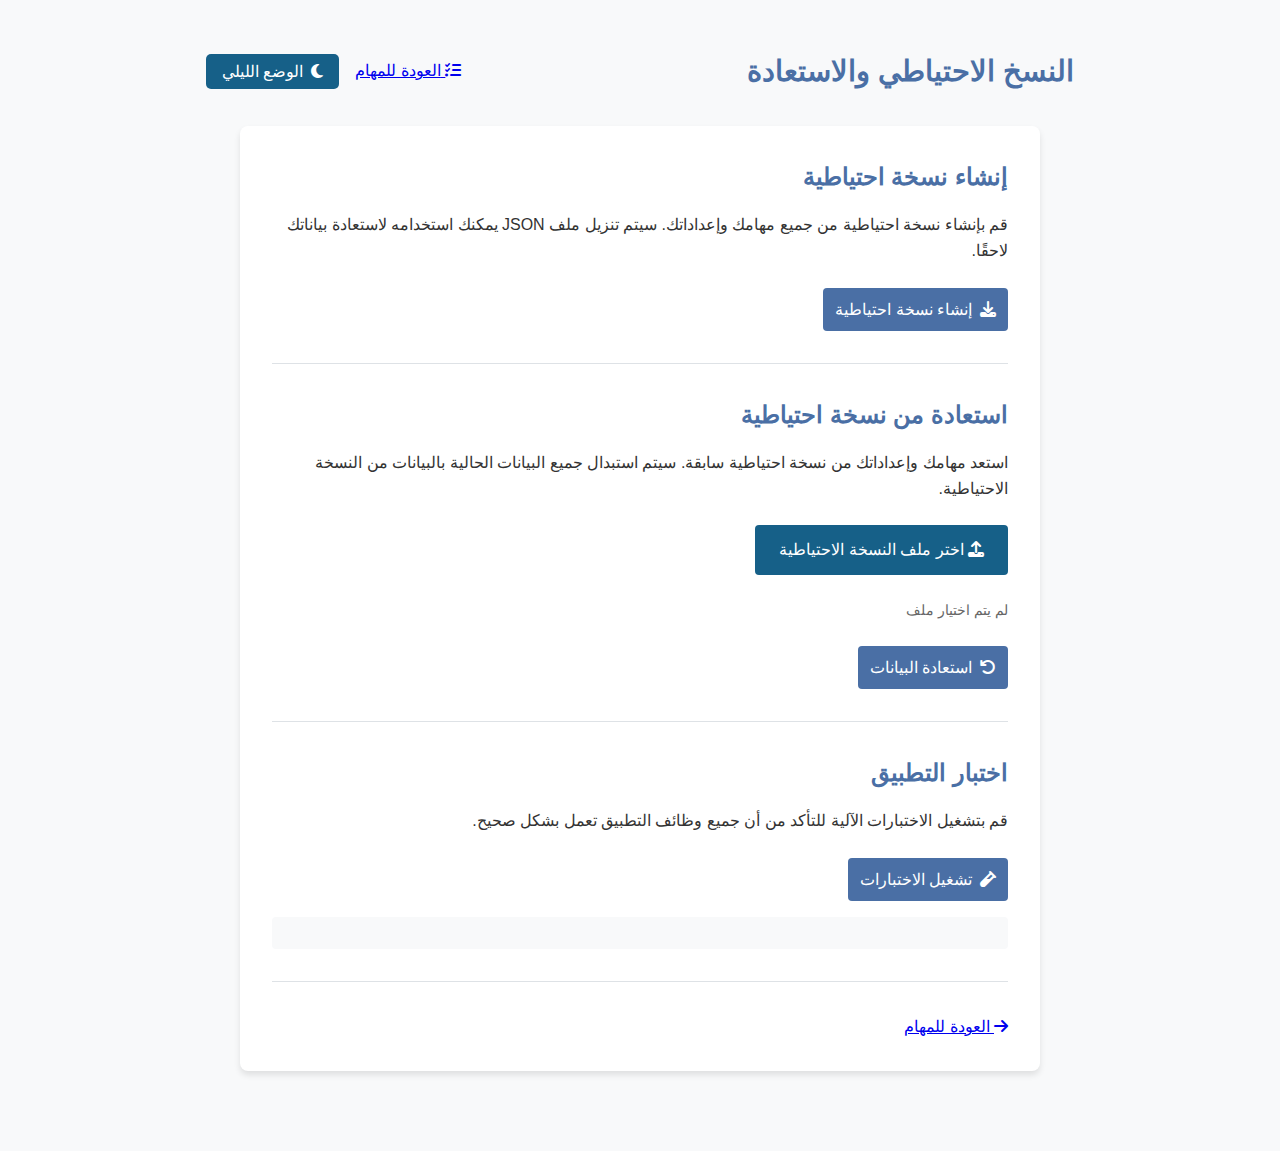
<file: backup.html>
<!DOCTYPE html>
<html lang="ar" dir="rtl">
<head>
    <meta charset="UTF-8">
    <meta name="viewport" content="width=device-width, initial-scale=1.0">
    <title>النسخ الاحتياطي والاستعادة - قائمة المهام</title>
    <link rel="stylesheet" href="styles.css">
    <link rel="stylesheet" href="https://cdnjs.cloudflare.com/ajax/libs/font-awesome/6.4.0/css/all.min.css">
    <link rel="manifest" href="manifest.json">
    <style>
        .backup-container {
            max-width: 800px;
            margin: 2rem auto;
            padding: 2rem;
            background-color: white;
            border-radius: 8px;
            box-shadow: var(--shadow);
        }
        
        .backup-section {
            margin-bottom: 2rem;
            padding-bottom: 2rem;
            border-bottom: 1px solid var(--border-color);
        }
        
        .backup-section:last-child {
            border-bottom: none;
            margin-bottom: 0;
            padding-bottom: 0;
        }
        
        .backup-section h2 {
            color: var(--primary-color);
            margin-bottom: 1rem;
        }
        
        .backup-section p {
            margin-bottom: 1.5rem;
            line-height: 1.6;
        }
        
        .file-input-container {
            display: flex;
            flex-direction: column;
            gap: 1rem;
            margin-bottom: 1.5rem;
        }
        
        .file-input-wrapper {
            position: relative;
            overflow: hidden;
            display: inline-block;
        }
        
        .file-input-wrapper input[type=file] {
            position: absolute;
            left: 0;
            top: 0;
            opacity: 0;
            width: 100%;
            height: 100%;
            cursor: pointer;
        }
        
        .file-input-button {
            background-color: var(--secondary-color);
            color: white;
            padding: 0.75rem 1.5rem;
            border-radius: 4px;
            cursor: pointer;
            display: inline-block;
        }
        
        .file-name {
            margin-top: 0.5rem;
            font-size: 0.9rem;
            color: #666;
        }
        
        .result-message {
            margin-top: 1rem;
            padding: 1rem;
            border-radius: 4px;
            display: none;
        }
        
        .result-message.success {
            background-color: #d4edda;
            color: #155724;
            border: 1px solid #c3e6cb;
            display: block;
        }
        
        .result-message.error {
            background-color: #f8d7da;
            color: #721c24;
            border: 1px solid #f5c6cb;
            display: block;
        }
        
        .action-buttons {
            display: flex;
            gap: 1rem;
            margin-top: 1.5rem;
        }
        
        .test-section {
            background-color: #f8f9fa;
            padding: 1rem;
            border-radius: 4px;
            margin-top: 1rem;
        }
        
        .test-results {
            font-family: monospace;
            white-space: pre-wrap;
            background-color: #333;
            color: #fff;
            padding: 1rem;
            border-radius: 4px;
            max-height: 300px;
            overflow-y: auto;
            margin-top: 1rem;
            display: none;
        }
    </style>
</head>
<body>
    <div class="container">
        <header>
            <h1>النسخ الاحتياطي والاستعادة</h1>
            <div class="header-actions">
                <a href="index.html" class="back-btn">
                    <i class="fas fa-tasks"></i>
                    <span>العودة للمهام</span>
                </a>
                <button id="theme-toggle" class="theme-toggle">
                    <i class="fas fa-moon"></i>
                    <span>الوضع الليلي</span>
                </button>
            </div>
        </header>

        <div class="backup-container">
            <div class="backup-section">
                <h2>إنشاء نسخة احتياطية</h2>
                <p>قم بإنشاء نسخة احتياطية من جميع مهامك وإعداداتك. سيتم تنزيل ملف JSON يمكنك استخدامه لاستعادة بياناتك لاحقًا.</p>
                <button id="create-backup" class="primary-btn">
                    <i class="fas fa-download"></i> إنشاء نسخة احتياطية
                </button>
                <div id="backup-result" class="result-message"></div>
            </div>

            <div class="backup-section">
                <h2>استعادة من نسخة احتياطية</h2>
                <p>استعد مهامك وإعداداتك من نسخة احتياطية سابقة. سيتم استبدال جميع البيانات الحالية بالبيانات من النسخة الاحتياطية.</p>
                <div class="file-input-container">
                    <div class="file-input-wrapper">
                        <div class="file-input-button">
                            <i class="fas fa-upload"></i> اختر ملف النسخة الاحتياطية
                        </div>
                        <input type="file" id="restore-file" accept=".json">
                    </div>
                    <div id="file-name" class="file-name">لم يتم اختيار ملف</div>
                </div>
                <button id="restore-backup" class="primary-btn" disabled>
                    <i class="fas fa-undo"></i> استعادة البيانات
                </button>
                <div id="restore-result" class="result-message"></div>
            </div>

            <div class="backup-section">
                <h2>اختبار التطبيق</h2>
                <p>قم بتشغيل الاختبارات الآلية للتأكد من أن جميع وظائف التطبيق تعمل بشكل صحيح.</p>
                <button id="run-tests" class="primary-btn">
                    <i class="fas fa-vial"></i> تشغيل الاختبارات
                </button>
                <div class="test-section">
                    <div id="test-summary"></div>
                    <div id="test-results" class="test-results"></div>
                </div>
            </div>

            <div class="action-buttons">
                <a href="index.html" class="back-btn">
                    <i class="fas fa-arrow-right"></i> العودة للمهام
                </a>
            </div>
        </div>
    </div>

    <script src="script.js"></script>
    <script src="backup.js"></script>
    <script src="tests.js"></script>
    <script>
        // DOM Elements
        const themeToggle = document.getElementById('theme-toggle');
        const createBackupBtn = document.getElementById('create-backup');
        const backupResult = document.getElementById('backup-result');
        const restoreFileInput = document.getElementById('restore-file');
        const fileName = document.getElementById('file-name');
        const restoreBackupBtn = document.getElementById('restore-backup');
        const restoreResult = document.getElementById('restore-result');
        const runTestsBtn = document.getElementById('run-tests');
        const testSummary = document.getElementById('test-summary');
        const testResults = document.getElementById('test-results');
        
        // Load theme
        function loadTheme() {
            const darkMode = localStorage.getItem('darkMode') === 'true';
            if (darkMode) {
                document.body.classList.add('dark-theme');
                themeToggle.innerHTML = '<i class="fas fa-sun"></i><span>الوضع النهاري</span>';
            }
        }
        
        // Toggle theme
        function toggleTheme() {
            const isDarkMode = document.body.classList.toggle('dark-theme');
            localStorage.setItem('darkMode', isDarkMode);
            
            if (isDarkMode) {
                themeToggle.innerHTML = '<i class="fas fa-sun"></i><span>الوضع النهاري</span>';
            } else {
                themeToggle.innerHTML = '<i class="fas fa-moon"></i><span>الوضع الليلي</span>';
            }
        }
        
        // Setup event listeners
        function setupEventListeners() {
            themeToggle.addEventListener('click', toggleTheme);
            
            createBackupBtn.addEventListener('click', () => {
                try {
                    const backup = createBackup();
                    backupResult.textContent = `تم إنشاء نسخة احتياطية بنجاح! (${backup.tasks.length} مهمة)`;
                    backupResult.className = 'result-message success';
                } catch (error) {
                    backupResult.textContent = `خطأ: ${error.message}`;
                    backupResult.className = 'result-message error';
                }
            });
            
            restoreFileInput.addEventListener('change', () => {
                if (restoreFileInput.files.length > 0) {
                    fileName.textContent = restoreFileInput.files[0].name;
                    restoreBackupBtn.disabled = false;
                } else {
                    fileName.textContent = 'لم يتم اختيار ملف';
                    restoreBackupBtn.disabled = true;
                }
            });
            
            restoreBackupBtn.addEventListener('click', () => {
                handleRestoreFile(restoreFileInput)
                    .then(result => {
                        restoreResult.textContent = `تمت استعادة البيانات بنجاح! (${result.taskCount} مهمة)`;
                        restoreResult.className = 'result-message success';
                        
                        // Reload tasks
                        loadTasks();
                    })
                    .catch(error => {
                        restoreResult.textContent = `خطأ: ${error.error}`;
                        restoreResult.className = 'result-message error';
                    });
            });
            
            runTestsBtn.addEventListener('click', () => {
                // Clear previous results
                testResults.style.display = 'block';
                testResults.textContent = 'جاري تشغيل الاختبارات...\n\n';
                
                // Redirect console.log to our test results div
                const originalConsoleLog = console.log;
                const originalConsoleError = console.error;
                
                console.log = function() {
                    const args = Array.from(arguments);
                    testResults.textContent += args.join(' ') + '\n';
                    originalConsoleLog.apply(console, arguments);
                };
                
                console.error = function() {
                    const args = Array.from(arguments);
                    testResults.textContent += args.join(' ') + '\n';
                    originalConsoleError.apply(console, arguments);
                };
                
                // Run tests
                setTimeout(() => {
                    const results = runTests();
                    
                    // Restore console functions
                    console.log = originalConsoleLog;
                    console.error = originalConsoleError;
                    
                    // Update summary
                    testSummary.textContent = `النتيجة: ${results.passed} ناجح، ${results.failed} فاشل، من أصل ${results.total} اختبار`;
                    
                    if (results.failed === 0) {
                        testSummary.style.color = '#155724';
                    } else {
                        testSummary.style.color = '#721c24';
                    }
                }, 100);
            });
        }
        
        // Initialize
        document.addEventListener('DOMContentLoaded', () => {
            loadTheme();
            setupEventListeners();
        });
    </script>
</body>
</html>
</file>
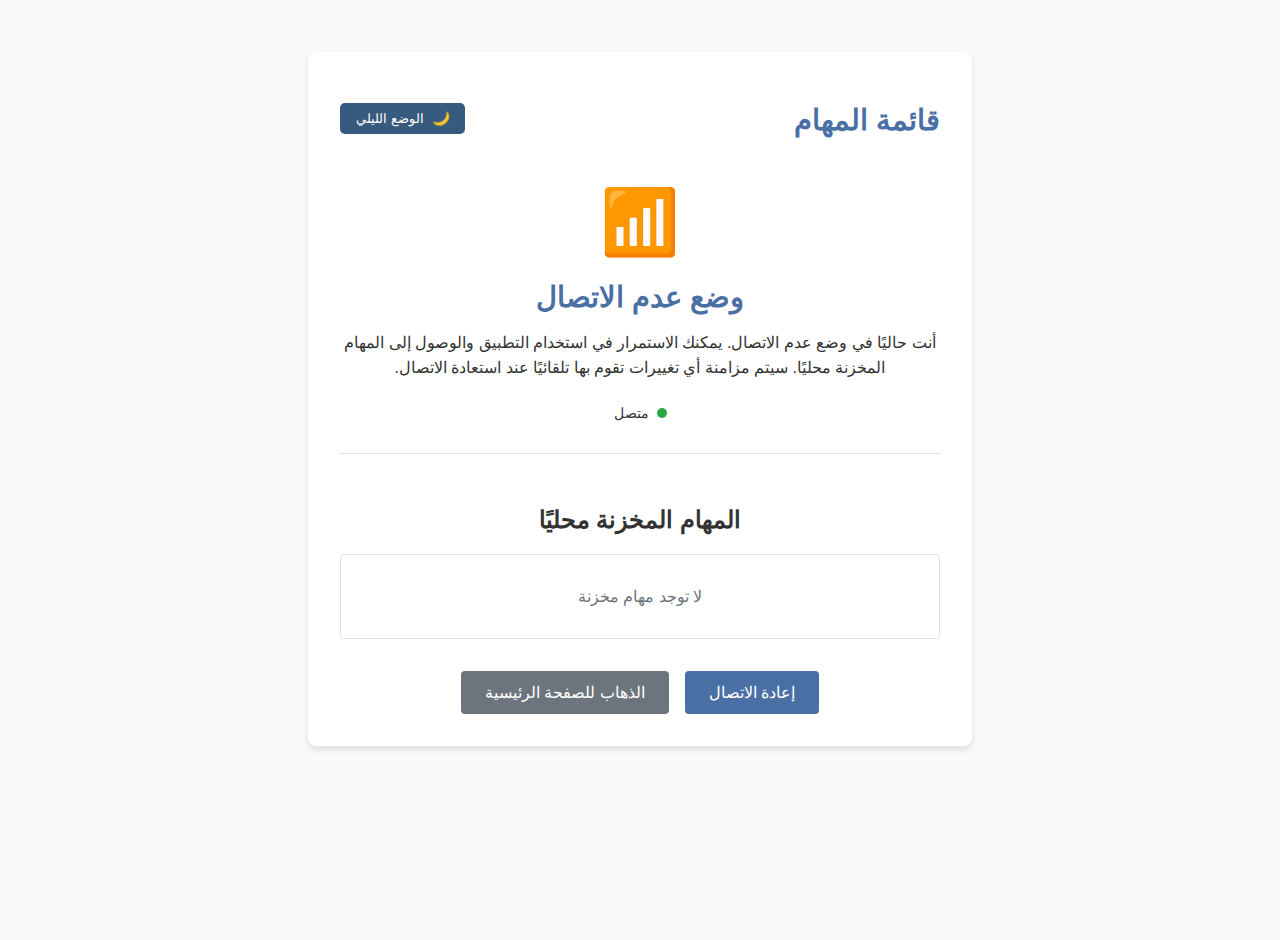
<file: offline.html>
<!DOCTYPE html>
<html lang="ar" dir="rtl">
<head>
    <meta charset="UTF-8">
    <meta name="viewport" content="width=device-width, initial-scale=1.0">
    <meta name="theme-color" content="#4a6fa5">
    <title>وضع عدم الاتصال - قائمة المهام</title>
    <link rel="manifest" href="manifest.json">
    <link rel="apple-touch-icon" href="/icons/icon-192x192.png">
    <style>
        :root {
            --primary-color: #4a6fa5;
            --secondary-color: #375a7f;
            --success-color: #28a745;
            --warning-color: #ffc107;
            --danger-color: #dc3545;
            --light-gray: #f8f9fa;
            --dark-gray: #343a40;
            --border-color: #dee2e6;
            --shadow: 0 4px 6px rgba(0, 0, 0, 0.1);
            --transition: all 0.3s ease;
        }

        body {
            font-family: 'Segoe UI', Tahoma, Geneva, Verdana, sans-serif;
            background-color: var(--light-gray);
            color: #333;
            margin: 0;
            padding: 20px;
            text-align: center;
            min-height: 100vh;
            display: flex;
            flex-direction: column;
        }

        .dark-theme {
            --light-gray: #222;
            --border-color: #444;
            background-color: #333;
            color: #fff;
        }

        .offline-container {
            background-color: white;
            border-radius: 8px;
            box-shadow: var(--shadow);
            padding: 2rem;
            max-width: 600px;
            width: 100%;
            margin: 2rem auto;
        }

        .dark-theme .offline-container {
            background-color: var(--dark-gray);
        }

        header {
            display: flex;
            justify-content: space-between;
            align-items: center;
            margin-bottom: 2rem;
        }

        h1 {
            color: var(--primary-color);
            margin-bottom: 1rem;
            font-size: 1.8rem;
        }

        .dark-theme h1 {
            color: #fff;
        }

        p {
            margin-bottom: 1.5rem;
            line-height: 1.6;
        }

        .icon {
            font-size: 4rem;
            color: var(--primary-color);
            margin-bottom: 1rem;
        }

        .dark-theme .icon {
            color: #fff;
        }

        .btn {
            background-color: var(--primary-color);
            color: white;
            border: none;
            padding: 0.75rem 1.5rem;
            border-radius: 4px;
            cursor: pointer;
            font-size: 1rem;
            transition: var(--transition);
            display: inline-flex;
            align-items: center;
            gap: 0.5rem;
            text-decoration: none;
        }

        .btn:hover {
            background-color: var(--secondary-color);
        }

        .btn-secondary {
            background-color: #6c757d;
        }

        .btn-secondary:hover {
            background-color: #5a6268;
        }

        .theme-toggle {
            background: var(--secondary-color);
            color: white;
            border: none;
            padding: 0.5rem 1rem;
            border-radius: 5px;
            cursor: pointer;
            display: flex;
            align-items: center;
            gap: 0.5rem;
            transition: var(--transition);
        }

        .theme-toggle:hover {
            opacity: 0.9;
        }

        .offline-actions {
            display: flex;
            justify-content: center;
            gap: 1rem;
            margin-top: 2rem;
            flex-wrap: wrap;
        }

        .cached-tasks {
            margin-top: 2rem;
            border-top: 1px solid var(--border-color);
            padding-top: 2rem;
        }

        .task-list {
            list-style-type: none;
            padding: 0;
            margin: 0;
            text-align: right;
            max-height: 300px;
            overflow-y: auto;
            border: 1px solid var(--border-color);
            border-radius: 4px;
        }

        .task-item {
            padding: 1rem;
            border-bottom: 1px solid var(--border-color);
            display: flex;
            justify-content: space-between;
            align-items: center;
        }

        .task-item:last-child {
            border-bottom: none;
        }

        .task-content {
            flex-grow: 1;
        }

        .task-title {
            font-weight: 500;
            margin-bottom: 0.25rem;
        }

        .task-meta {
            font-size: 0.85rem;
            color: #6c757d;
        }

        .dark-theme .task-meta {
            color: #adb5bd;
        }

        .status-indicator {
            display: flex;
            align-items: center;
            gap: 0.5rem;
            margin-top: 1rem;
            justify-content: center;
        }

        .status-dot {
            width: 10px;
            height: 10px;
            border-radius: 50%;
            background-color: #dc3545;
        }

        .status-dot.online {
            background-color: #28a745;
        }

        .status-text {
            font-size: 0.9rem;
        }

        .no-tasks {
            padding: 2rem;
            text-align: center;
            color: #6c757d;
        }

        .dark-theme .no-tasks {
            color: #adb5bd;
        }

        @media (max-width: 768px) {
            .offline-container {
                padding: 1.5rem;
            }

            .offline-actions {
                flex-direction: column;
            }

            .btn {
                width: 100%;
                justify-content: center;
            }
        }
    </style>
</head>
<body>
    <div class="offline-container">
        <header>
            <h1>قائمة المهام</h1>
            <button id="theme-toggle" class="theme-toggle">
                <i class="moon-icon">🌙</i>
                <span>الوضع الليلي</span>
            </button>
        </header>

        <div class="offline-status">
            <div class="icon">📶</div>
            <h1>وضع عدم الاتصال</h1>
            <p>أنت حاليًا في وضع عدم الاتصال. يمكنك الاستمرار في استخدام التطبيق والوصول إلى المهام المخزنة محليًا. سيتم مزامنة أي تغييرات تقوم بها تلقائيًا عند استعادة الاتصال.</p>

            <div class="status-indicator">
                <div id="status-dot" class="status-dot"></div>
                <span id="status-text" class="status-text">غير متصل</span>
            </div>
        </div>

        <div class="cached-tasks">
            <h2>المهام المخزنة محليًا</h2>
            <div id="tasks-container">
                <ul id="tasks-list" class="task-list">
                    <li class="no-tasks">جاري تحميل المهام المخزنة...</li>
                </ul>
            </div>
        </div>

        <div class="offline-actions">
            <button id="retry-btn" class="btn">
                <span>إعادة الاتصال</span>
            </button>
            <a href="index.html" class="btn btn-secondary">
                <span>الذهاب للصفحة الرئيسية</span>
            </a>
        </div>
    </div>

    <script>
        // Check online status
        function updateOnlineStatus() {
            const statusDot = document.getElementById('status-dot');
            const statusText = document.getElementById('status-text');

            if (navigator.onLine) {
                statusDot.classList.add('online');
                statusText.textContent = 'متصل';

                // Redirect to home page after a short delay
                setTimeout(() => {
                    window.location.href = 'index.html';
                }, 2000);
            } else {
                statusDot.classList.remove('online');
                statusText.textContent = 'غير متصل';
            }
        }

        // Load cached tasks
        async function loadCachedTasks() {
            const tasksList = document.getElementById('tasks-list');

            try {
                // Try to get tasks from localStorage
                const tasksJson = localStorage.getItem('tasks');

                if (tasksJson) {
                    const tasks = JSON.parse(tasksJson);

                    if (tasks && tasks.length > 0) {
                        tasksList.innerHTML = '';

                        tasks.forEach(task => {
                            const taskItem = document.createElement('li');
                            taskItem.className = 'task-item';

                            const taskContent = document.createElement('div');
                            taskContent.className = 'task-content';

                            const taskTitle = document.createElement('div');
                            taskTitle.className = 'task-title';
                            taskTitle.textContent = task.text;

                            const taskMeta = document.createElement('div');
                            taskMeta.className = 'task-meta';

                            // Format date if available
                            let metaText = `${task.category} · ${task.priority}`;
                            if (task.dueDate) {
                                metaText += ` · ${task.dueDate}`;
                            }

                            taskMeta.textContent = metaText;

                            taskContent.appendChild(taskTitle);
                            taskContent.appendChild(taskMeta);
                            taskItem.appendChild(taskContent);

                            tasksList.appendChild(taskItem);
                        });
                    } else {
                        tasksList.innerHTML = '<li class="no-tasks">لا توجد مهام مخزنة</li>';
                    }
                } else {
                    tasksList.innerHTML = '<li class="no-tasks">لا توجد مهام مخزنة</li>';
                }
            } catch (error) {
                console.error('Error loading cached tasks:', error);
                tasksList.innerHTML = '<li class="no-tasks">حدث خطأ أثناء تحميل المهام</li>';
            }
        }

        // Toggle dark theme
        function toggleTheme() {
            const body = document.body;
            const themeToggle = document.getElementById('theme-toggle');
            const isDarkMode = body.classList.toggle('dark-theme');

            localStorage.setItem('darkMode', isDarkMode);

            if (isDarkMode) {
                themeToggle.innerHTML = '<i class="sun-icon">☀️</i><span>الوضع النهاري</span>';
            } else {
                themeToggle.innerHTML = '<i class="moon-icon">🌙</i><span>الوضع الليلي</span>';
            }
        }

        // Load theme preference
        function loadTheme() {
            const darkMode = localStorage.getItem('darkMode') === 'true';
            const themeToggle = document.getElementById('theme-toggle');

            if (darkMode) {
                document.body.classList.add('dark-theme');
                themeToggle.innerHTML = '<i class="sun-icon">☀️</i><span>الوضع النهاري</span>';
            }
        }

        // Initialize
        document.addEventListener('DOMContentLoaded', () => {
            // Update online status initially and when it changes
            updateOnlineStatus();
            window.addEventListener('online', updateOnlineStatus);
            window.addEventListener('offline', updateOnlineStatus);

            // Load cached tasks
            loadCachedTasks();

            // Set up theme toggle
            document.getElementById('theme-toggle').addEventListener('click', toggleTheme);
            loadTheme();

            // Set up retry button
            document.getElementById('retry-btn').addEventListener('click', () => {
                window.location.reload();
            });
        });
    </script>
</body>
</html>
</file>
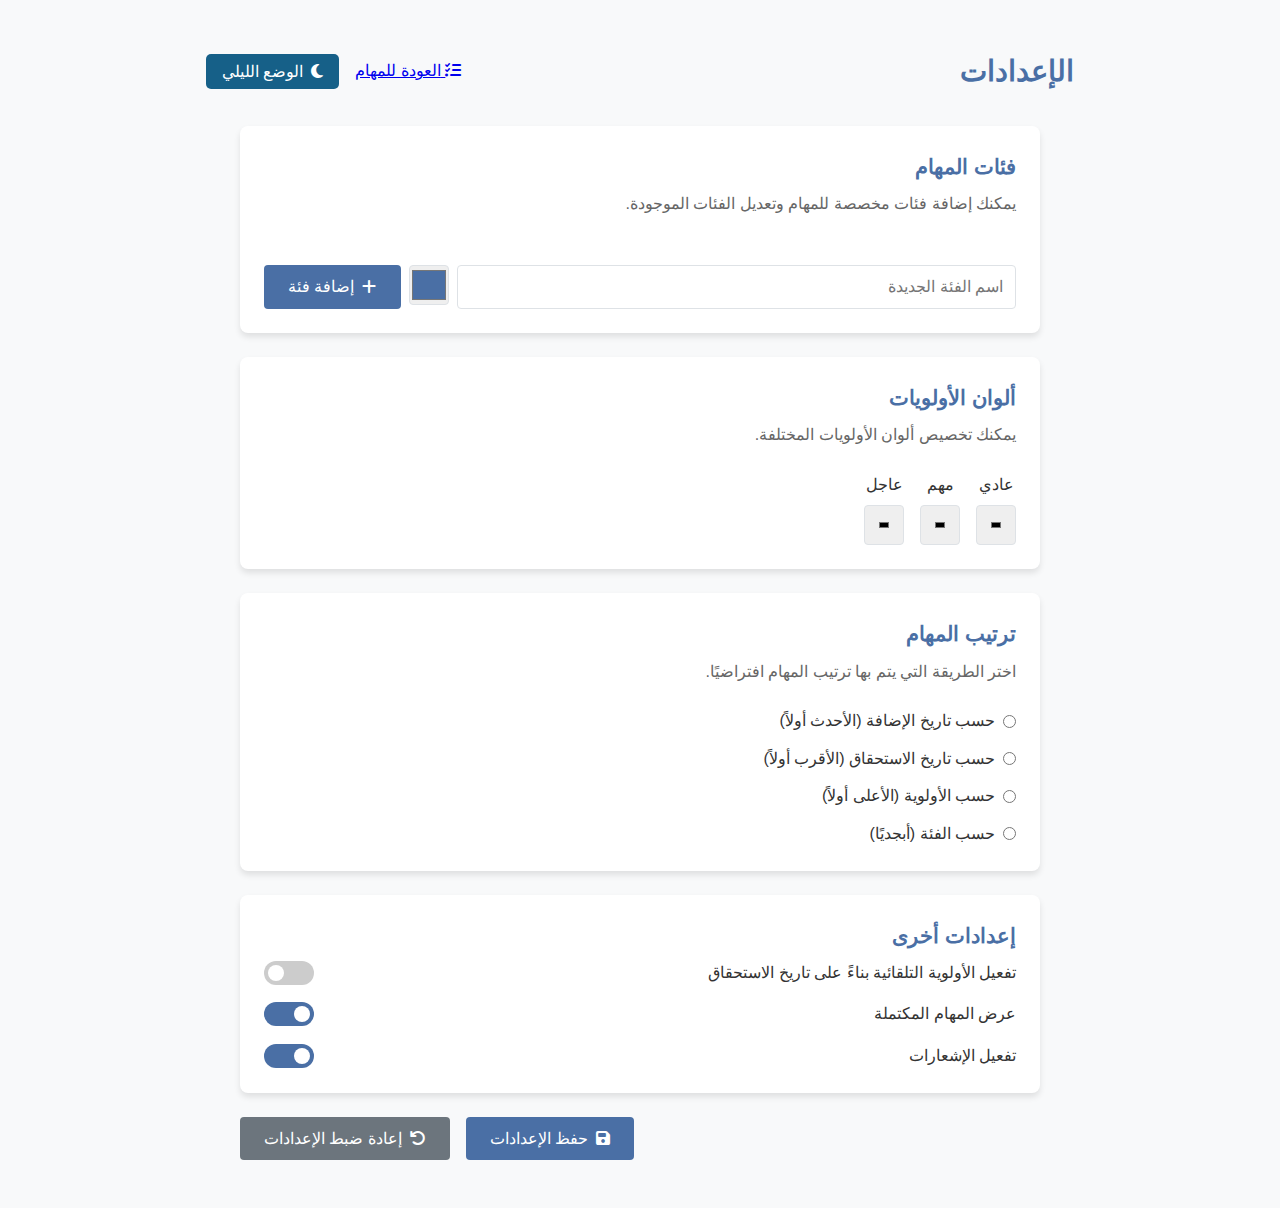
<file: settings.html>
<!DOCTYPE html>
<html lang="ar" dir="rtl">
<head>
    <meta charset="UTF-8">
    <meta name="viewport" content="width=device-width, initial-scale=1.0">
    <meta name="description" content="إعدادات تطبيق قائمة المهام">
    <meta name="theme-color" content="#4a6fa5">
    <title>الإعدادات - قائمة المهام</title>
    <link rel="stylesheet" href="styles.css">
    <link rel="stylesheet" href="settings.css">
    <link rel="stylesheet" href="https://cdnjs.cloudflare.com/ajax/libs/font-awesome/6.4.0/css/all.min.css">
    <link rel="manifest" href="manifest.json">
    <link rel="apple-touch-icon" href="/icons/icon-192x192.png">
</head>
<body>
    <div class="container">
        <header>
            <h1>الإعدادات</h1>
            <div class="header-actions">
                <a href="index.html" class="back-btn">
                    <i class="fas fa-tasks"></i>
                    <span>العودة للمهام</span>
                </a>
                <button id="theme-toggle" class="theme-toggle">
                    <i class="fas fa-moon"></i>
                    <span>الوضع الليلي</span>
                </button>
            </div>
        </header>

        <div class="settings-container">
            <!-- فئات المهام -->
            <div class="settings-section">
                <h2>فئات المهام</h2>
                <p>يمكنك إضافة فئات مخصصة للمهام وتعديل الفئات الموجودة.</p>
                
                <div class="categories-container">
                    <div class="categories-list" id="categories-list">
                        <!-- سيتم إضافة الفئات هنا ديناميكيًا -->
                    </div>
                    
                    <div class="add-category">
                        <input type="text" id="new-category-name" placeholder="اسم الفئة الجديدة">
                        <input type="color" id="new-category-color" value="#4a6fa5">
                        <button id="add-category-btn" class="primary-btn">
                            <i class="fas fa-plus"></i> إضافة فئة
                        </button>
                    </div>
                </div>
            </div>
            
            <!-- ألوان الأولويات -->
            <div class="settings-section">
                <h2>ألوان الأولويات</h2>
                <p>يمكنك تخصيص ألوان الأولويات المختلفة.</p>
                
                <div class="priorities-container">
                    <div class="priority-item">
                        <span class="priority-label">عادي</span>
                        <input type="color" id="priority-normal-color" class="priority-color">
                    </div>
                    <div class="priority-item">
                        <span class="priority-label">مهم</span>
                        <input type="color" id="priority-important-color" class="priority-color">
                    </div>
                    <div class="priority-item">
                        <span class="priority-label">عاجل</span>
                        <input type="color" id="priority-urgent-color" class="priority-color">
                    </div>
                </div>
            </div>
            
            <!-- ترتيب المهام -->
            <div class="settings-section">
                <h2>ترتيب المهام</h2>
                <p>اختر الطريقة التي يتم بها ترتيب المهام افتراضيًا.</p>
                
                <div class="sort-options">
                    <div class="sort-option">
                        <input type="radio" id="sort-date-added" name="sort-option" value="date-added">
                        <label for="sort-date-added">حسب تاريخ الإضافة (الأحدث أولاً)</label>
                    </div>
                    <div class="sort-option">
                        <input type="radio" id="sort-due-date" name="sort-option" value="due-date">
                        <label for="sort-due-date">حسب تاريخ الاستحقاق (الأقرب أولاً)</label>
                    </div>
                    <div class="sort-option">
                        <input type="radio" id="sort-priority" name="sort-option" value="priority">
                        <label for="sort-priority">حسب الأولوية (الأعلى أولاً)</label>
                    </div>
                    <div class="sort-option">
                        <input type="radio" id="sort-category" name="sort-option" value="category">
                        <label for="sort-category">حسب الفئة (أبجديًا)</label>
                    </div>
                </div>
            </div>
            
            <!-- إعدادات أخرى -->
            <div class="settings-section">
                <h2>إعدادات أخرى</h2>
                
                <div class="other-settings">
                    <div class="setting-item">
                        <label for="auto-priority">تفعيل الأولوية التلقائية بناءً على تاريخ الاستحقاق</label>
                        <label class="switch">
                            <input type="checkbox" id="auto-priority">
                            <span class="slider round"></span>
                        </label>
                    </div>
                    
                    <div class="setting-item">
                        <label for="show-completed">عرض المهام المكتملة</label>
                        <label class="switch">
                            <input type="checkbox" id="show-completed" checked>
                            <span class="slider round"></span>
                        </label>
                    </div>
                    
                    <div class="setting-item">
                        <label for="enable-notifications">تفعيل الإشعارات</label>
                        <label class="switch">
                            <input type="checkbox" id="enable-notifications" checked>
                            <span class="slider round"></span>
                        </label>
                    </div>
                </div>
            </div>
            
            <!-- أزرار الحفظ وإعادة الضبط -->
            <div class="settings-actions">
                <button id="save-settings" class="primary-btn">
                    <i class="fas fa-save"></i> حفظ الإعدادات
                </button>
                <button id="reset-settings" class="secondary-btn">
                    <i class="fas fa-undo"></i> إعادة ضبط الإعدادات
                </button>
            </div>
        </div>
    </div>

    <script src="script.js"></script>
    <script src="settings.js"></script>
    <script>
        // Register Service Worker
        if ('serviceWorker' in navigator) {
            window.addEventListener('load', () => {
                navigator.serviceWorker.register('/sw.js')
                    .then(registration => {
                        console.log('Service Worker registered with scope:', registration.scope);
                    })
                    .catch(error => {
                        console.error('Service Worker registration failed:', error);
                    });
            });
        }
    </script>
</body>
</html>
</file>
<file: styles.css>
:root {
    --primary-color: #4a6fa5;
    --secondary-color: #166088;
    --background-color: #f8f9fa;
    --text-color: #333;
    --light-gray: #e9ecef;
    --border-color: #dee2e6;
    --priority-normal: #4a6fa5;
    --priority-important: #ffc107;
    --priority-urgent: #dc3545;
    --category-personal: #6f42c1;
    --category-work: #20c997;
    --category-study: #fd7e14;
    --shadow: 0 4px 6px rgba(0, 0, 0, 0.1);
    --transition: all 0.3s ease;
}

.dark-theme {
    --primary-color: #375a7f;
    --secondary-color: #2b4764;
    --background-color: #222;
    --text-color: #f8f9fa;
    --light-gray: #444;
    --border-color: #555;
    --shadow: 0 4px 6px rgba(0, 0, 0, 0.3);
}

* {
    margin: 0;
    padding: 0;
    box-sizing: border-box;
    font-family: 'Segoe UI', Tahoma, Geneva, Verdana, sans-serif;
}

body {
    background-color: var(--background-color);
    color: var(--text-color);
    transition: var(--transition);
    line-height: 1.6;
}

.container {
    max-width: 900px;
    margin: 2rem auto;
    padding: 1rem;
}

header {
    display: flex;
    justify-content: space-between;
    align-items: center;
    margin-bottom: 2rem;
}

.logo {
    display: flex;
    align-items: center;
    gap: 1rem;
}

.logo-img {
    width: 40px;
    height: 40px;
    object-fit: contain;
}

h1 {
    color: var(--primary-color);
    font-size: 1.8rem;
    font-weight: 700;
    letter-spacing: 0.5px;
}

.header-actions {
    display: flex;
    gap: 1rem;
    align-items: center;
}

.theme-toggle, .dashboard-btn, .backup-btn {
    background: var(--secondary-color);
    color: white;
    border: none;
    padding: 0.5rem 1rem;
    border-radius: 5px;
    cursor: pointer;
    display: flex;
    align-items: center;
    gap: 0.5rem;
    transition: var(--transition);
    text-decoration: none;
}

.theme-toggle:hover, .dashboard-btn:hover, .backup-btn:hover {
    opacity: 0.9;
}

.dashboard-btn {
    background: var(--primary-color);
}

.backup-btn {
    background: #20c997;
}

.settings-btn {
    background: #6f42c1;
}

.task-form {
    background-color: white;
    padding: 1.5rem;
    border-radius: 8px;
    box-shadow: var(--shadow);
    margin-bottom: 2rem;
    display: flex;
    flex-direction: column;
    gap: 1rem;
}

.input-group {
    display: flex;
    gap: 0.5rem;
    width: 100%;
}

input, select, button, textarea {
    padding: 0.75rem;
    border: 1px solid var(--border-color);
    border-radius: 4px;
    font-size: 1rem;
}

input[type="text"], textarea {
    flex-grow: 1;
}

textarea {
    resize: vertical;
    min-height: 60px;
}

.subtasks-container {
    margin-top: 0.5rem;
}

.subtasks-container h4 {
    display: flex;
    align-items: center;
    gap: 0.5rem;
    margin-bottom: 0.5rem;
    color: var(--primary-color);
}

.small-btn {
    padding: 0.25rem 0.5rem;
    font-size: 0.8rem;
    background-color: var(--primary-color);
}

.subtasks-list {
    list-style-type: none;
    padding: 0;
    margin: 0;
}

.subtask-item {
    display: flex;
    align-items: center;
    gap: 0.5rem;
    padding: 0.5rem;
    border: 1px solid var(--border-color);
    border-radius: 4px;
    margin-bottom: 0.5rem;
    background-color: var(--light-gray);
}

.subtask-text {
    flex-grow: 1;
}

.subtask-actions {
    display: flex;
    gap: 0.25rem;
}

.subtask-actions button {
    padding: 0.25rem 0.5rem;
    font-size: 0.8rem;
}

.task-notes {
    margin-top: 0.5rem;
    padding: 0.5rem;
    background-color: var(--light-gray);
    border-radius: 4px;
    font-size: 0.9rem;
    white-space: pre-wrap;
}

.task-meta {
    display: flex;
    flex-wrap: wrap;
    gap: 0.5rem;
    font-size: 0.8rem;
    color: #666;
}

.task-meta-item {
    display: flex;
    align-items: center;
    gap: 0.25rem;
}

.recurring-task {
    border-right: 4px solid #9c27b0;
}

.has-subtasks {
    border-bottom: 2px dashed var(--border-color);
}

/* Dropdown styles */
.dropdown {
    position: relative;
    display: inline-block;
}

.dropdown-btn {
    background-color: var(--primary-color);
    color: white;
    padding: 0.75rem;
    border: none;
    cursor: pointer;
    border-radius: 4px;
}

.dropdown-content {
    display: none;
    position: absolute;
    background-color: white;
    min-width: 160px;
    box-shadow: var(--shadow);
    z-index: 1;
    border-radius: 4px;
    right: 0;
}

.dropdown-content a {
    color: var(--text-color);
    padding: 12px 16px;
    text-decoration: none;
    display: block;
    transition: var(--transition);
}

.dropdown-content a:hover {
    background-color: var(--light-gray);
}

.dropdown:hover .dropdown-content {
    display: block;
}

/* Share and comments buttons */
.share-btn, .comments-btn {
    background-color: var(--secondary-color);
}

.share-options {
    margin-top: 1rem;
}

.share-link-container {
    display: flex;
    margin: 1rem 0;
    gap: 0.5rem;
}

.share-link-container input {
    flex-grow: 1;
    background-color: var(--light-gray);
}

.social-share {
    display: flex;
    gap: 0.5rem;
    margin-top: 1rem;
}

.social-btn {
    flex: 1;
    display: flex;
    align-items: center;
    justify-content: center;
    gap: 0.5rem;
}

.social-btn.whatsapp {
    background-color: #25D366;
}

.social-btn.email {
    background-color: #D44638;
}

/* Comments styles */
.comments-container {
    max-height: 300px;
    overflow-y: auto;
    margin: 1rem 0;
    border: 1px solid var(--border-color);
    border-radius: 4px;
    padding: 0.5rem;
}

#comments-list {
    list-style-type: none;
    padding: 0;
}

.comment-item {
    padding: 0.75rem;
    border-bottom: 1px solid var(--border-color);
    margin-bottom: 0.5rem;
}

.comment-header {
    display: flex;
    justify-content: space-between;
    margin-bottom: 0.5rem;
    font-size: 0.85rem;
    color: #666;
}

.comment-text {
    white-space: pre-wrap;
}

.add-comment {
    display: flex;
    gap: 0.5rem;
    margin-top: 1rem;
}

.add-comment textarea {
    flex-grow: 1;
    min-height: 80px;
}

/* Dark theme adjustments */
.dark-theme .dropdown-content {
    background-color: #333;
}

.dark-theme .dropdown-content a {
    color: var(--text-color);
}

.dark-theme .dropdown-content a:hover {
    background-color: #444;
}

button {
    background-color: var(--primary-color);
    color: white;
    border: none;
    cursor: pointer;
    transition: var(--transition);
    display: flex;
    align-items: center;
    justify-content: center;
    gap: 0.5rem;
}

button:hover {
    background-color: var(--secondary-color);
}

/* Search styles */
.search-container {
    margin-bottom: 1rem;
}

.search-input-group {
    position: relative;
    display: flex;
    align-items: center;
}

.search-icon {
    position: absolute;
    right: 0.75rem;
    color: #666;
}

#search-input {
    width: 100%;
    padding: 0.75rem 2.5rem 0.75rem 2.5rem;
    border: 1px solid var(--border-color);
    border-radius: 4px;
    font-size: 1rem;
    transition: var(--transition);
}

#search-input:focus {
    border-color: var(--primary-color);
    box-shadow: 0 0 0 2px rgba(74, 111, 165, 0.2);
    outline: none;
}

.clear-search-btn {
    position: absolute;
    left: 0.75rem;
    background: transparent;
    border: none;
    color: #666;
    cursor: pointer;
    padding: 0.25rem;
    display: none;
}

.clear-search-btn.visible {
    display: block;
}

/* Filters styles */
.task-filters {
    background-color: white;
    padding: 1rem;
    border-radius: 8px;
    box-shadow: var(--shadow);
    margin-bottom: 2rem;
    display: flex;
    justify-content: space-between;
    align-items: center;
    flex-wrap: wrap;
    gap: 1rem;
}

.filter-group, .action-buttons {
    display: flex;
    gap: 0.5rem;
    align-items: center;
    flex-wrap: wrap;
}

.tasks-container {
    background-color: white;
    padding: 1rem;
    border-radius: 8px;
    box-shadow: var(--shadow);
}

#tasks-list {
    list-style-type: none;
}

.no-tasks, .loading-tasks, .loading-more {
    padding: 2rem;
    text-align: center;
    color: #999;
    display: flex;
    align-items: center;
    justify-content: center;
    gap: 0.5rem;
}

.loading-more {
    padding: 1rem;
}

/* Spinner animation */
.spinner {
    width: 24px;
    height: 24px;
    border: 3px solid rgba(0, 0, 0, 0.1);
    border-radius: 50%;
    border-top-color: var(--primary-color);
    animation: spin 1s ease-in-out infinite;
}

.spinner.small {
    width: 16px;
    height: 16px;
    border-width: 2px;
}

@keyframes spin {
    to { transform: rotate(360deg); }
}

.dark-theme .spinner {
    border-color: rgba(255, 255, 255, 0.1);
    border-top-color: var(--primary-color);
}

.task-item {
    padding: 1rem;
    border-bottom: 1px solid var(--border-color);
    display: flex;
    justify-content: space-between;
    align-items: center;
    animation: fadeIn 0.3s ease;
    cursor: default;
    transition: background-color 0.2s ease;
}

.task-item:last-child {
    border-bottom: none;
}

/* Drag and drop styles */
.task-item.dragging {
    opacity: 0.5;
    background-color: var(--light-gray);
}

.task-item.placeholder {
    background-color: var(--light-gray);
    border: 2px dashed var(--border-color);
}

.drag-handle {
    cursor: grab;
    color: #999;
    padding: 0.5rem;
    margin-right: 0.5rem;
    border-radius: 4px;
    transition: background-color 0.2s ease;
}

.drag-handle:hover {
    background-color: var(--light-gray);
    color: var(--primary-color);
}

.drag-handle:active {
    cursor: grabbing;
}

.task-content {
    flex-grow: 1;
    display: flex;
    flex-direction: column;
    gap: 0.25rem;
}

.task-text {
    font-size: 1.1rem;
}

.task-details {
    display: flex;
    gap: 1rem;
    font-size: 0.85rem;
    color: #666;
}

.task-category, .task-priority, .task-due {
    display: flex;
    align-items: center;
    gap: 0.25rem;
}

.task-actions {
    display: flex;
    gap: 0.5rem;
}

.task-actions button {
    padding: 0.5rem;
    font-size: 0.9rem;
}

.priority-normal {
    border-left: 4px solid var(--priority-normal);
}

.priority-important {
    border-left: 4px solid var(--priority-important);
}

.priority-urgent {
    border-left: 4px solid var(--priority-urgent);
}

.category-personal {
    color: var(--category-personal);
}

.category-work {
    color: var(--category-work);
}

.category-study {
    color: var(--category-study);
}

.completed {
    opacity: 0.6;
}

.completed .task-text {
    text-decoration: line-through;
}

.modal {
    display: none;
    position: fixed;
    top: 0;
    left: 0;
    width: 100%;
    height: 100%;
    background-color: rgba(0, 0, 0, 0.5);
    z-index: 1000;
}

.modal-content {
    background-color: var(--background-color);
    margin: 15% auto;
    padding: 2rem;
    border-radius: 8px;
    width: 80%;
    max-width: 500px;
    position: relative;
}

.close-modal {
    position: absolute;
    top: 1rem;
    right: 1rem;
    font-size: 1.5rem;
    cursor: pointer;
}

.edit-options {
    display: flex;
    flex-wrap: wrap;
    gap: 0.5rem;
    margin: 1rem 0;
}

#edit-task-input {
    width: 100%;
    margin-top: 1rem;
}

@keyframes fadeIn {
    from { opacity: 0; transform: translateY(10px); }
    to { opacity: 1; transform: translateY(0); }
}

@keyframes shake {
    0%, 100% { transform: translateX(0); }
    25% { transform: translateX(-5px); }
    75% { transform: translateX(5px); }
}

/* Responsive design */
@media (max-width: 768px) {
    .container {
        padding: 1rem;
    }

    header {
        flex-direction: column;
        gap: 1rem;
        align-items: flex-start;
    }

    .header-actions {
        width: 100%;
        flex-wrap: wrap;
        justify-content: space-between;
    }

    .input-group, .task-filters {
        flex-direction: column;
        width: 100%;
    }

    .input-group input,
    .input-group select,
    .input-group textarea {
        width: 100%;
    }

    .filter-group {
        width: 100%;
    }

    .filter-group select {
        flex: 1;
    }

    .action-buttons {
        width: 100%;
        justify-content: space-between;
    }

    .task-item {
        flex-direction: column;
        align-items: flex-start;
        gap: 1rem;
    }

    .task-details {
        flex-wrap: wrap;
        gap: 0.5rem;
    }

    .task-actions {
        margin-top: 0.5rem;
        align-self: flex-end;
    }

    .modal-content {
        width: 95%;
        margin: 5% auto;
        padding: 1.5rem;
    }

    .edit-options {
        flex-direction: column;
    }

    .edit-options input,
    .edit-options select,
    .edit-options textarea {
        width: 100%;
    }

    .subtasks-container {
        margin-bottom: 1rem;
    }

    .subtask-item {
        flex-wrap: wrap;
    }
}

/* Small mobile devices */
@media (max-width: 480px) {
    .container {
        padding: 0.5rem;
    }

    h1 {
        font-size: 1.5rem;
    }

    .header-actions {
        gap: 0.5rem;
    }

    .header-actions a,
    .header-actions button {
        padding: 0.4rem 0.6rem;
        font-size: 0.9rem;
    }

    .header-actions span {
        display: none;
    }

    .task-filters {
        padding: 0.75rem;
    }

    .task-text {
        font-size: 1rem;
    }

    .task-actions button {
        padding: 0.4rem;
    }

    .modal-content {
        padding: 1rem;
    }
}

/* Accessibility improvements */
/* High contrast mode */
.high-contrast {
    --primary-color: #0066cc;
    --secondary-color: #004080;
    --text-color: #000000;
    --background-color: #ffffff;
    --light-gray: #f0f0f0;
    --border-color: #000000;
    --priority-normal: #0066cc;
    --priority-important: #cc6600;
    --priority-urgent: #cc0000;
    color: #000000;
    background-color: #ffffff;
}

.high-contrast .task-item {
    border: 2px solid #000000;
    margin-bottom: 0.5rem;
}

.high-contrast .priority-normal {
    border-left: 8px solid var(--priority-normal);
}

.high-contrast .priority-important {
    border-left: 8px solid var(--priority-important);
}

.high-contrast .priority-urgent {
    border-left: 8px solid var(--priority-urgent);
}

.high-contrast button,
.high-contrast .btn,
.high-contrast select,
.high-contrast input[type="text"],
.high-contrast input[type="date"],
.high-contrast input[type="time"],
.high-contrast input[type="number"],
.high-contrast textarea {
    border: 2px solid #000000;
    color: #000000;
}

.high-contrast button,
.high-contrast .btn {
    background-color: #0066cc;
    color: #ffffff;
    font-weight: bold;
}

.high-contrast a {
    color: #0000cc;
    text-decoration: underline;
}

.high-contrast .task-text {
    font-size: 1.1rem;
    font-weight: bold;
}

.high-contrast .completed .task-text {
    text-decoration: line-through;
    color: #666666;
}

/* Focus indicators for keyboard navigation */
button:focus,
a:focus,
input:focus,
select:focus,
textarea:focus {
    outline: 3px solid #0066cc;
    outline-offset: 2px;
}

/* Increase text size for better readability */
.large-text {
    font-size: 1.2em;
}

/* Accessibility button */
.accessibility-btn {
    position: fixed;
    bottom: 20px;
    left: 20px;
    background-color: #0066cc;
    color: white;
    border: none;
    border-radius: 50%;
    width: 50px;
    height: 50px;
    display: flex;
    align-items: center;
    justify-content: center;
    box-shadow: 0 2px 10px rgba(0, 0, 0, 0.2);
    z-index: 1000;
    cursor: pointer;
}

.accessibility-btn:hover {
    background-color: #004080;
}

/* Skip to content link for keyboard users */
.skip-link {
    position: absolute;
    top: -40px;
    left: 0;
    background: #0066cc;
    color: white;
    padding: 8px;
    z-index: 100;
    transition: top 0.3s;
}

.skip-link:focus {
    top: 0;
}

/* Advanced Task Management Styles */

/* Custom Repeat Options */
.custom-repeat-options {
    margin-top: 0.5rem;
    padding: 0.75rem;
    border: 1px solid var(--border-color);
    border-radius: 4px;
    background-color: var(--light-gray);
}

.repeat-option {
    margin-bottom: 0.75rem;
}

.repeat-option label {
    display: block;
    margin-bottom: 0.5rem;
    font-weight: bold;
}

.weekday-selector {
    display: flex;
    flex-wrap: wrap;
    gap: 0.5rem;
}

.weekday-selector label {
    display: flex;
    align-items: center;
    gap: 0.25rem;
    font-weight: normal;
}

/* Related Tasks Styles */
.related-tasks-container {
    margin: 1rem 0;
    padding: 0.75rem;
    border: 1px solid var(--border-color);
    border-radius: 4px;
}

.related-tasks-container h4 {
    display: flex;
    align-items: center;
    justify-content: space-between;
    margin-bottom: 0.75rem;
    color: var(--primary-color);
}

.related-tasks-options {
    display: flex;
    flex-direction: column;
    gap: 0.5rem;
    margin-bottom: 1rem;
}

.relation-type-selector,
.related-task-selector {
    display: flex;
    align-items: center;
    gap: 0.5rem;
}

.related-tasks-list {
    list-style-type: none;
    padding: 0;
}

.related-task-item {
    display: flex;
    justify-content: space-between;
    align-items: center;
    padding: 0.5rem;
    margin-bottom: 0.5rem;
    border: 1px solid var(--border-color);
    border-radius: 4px;
    background-color: var(--light-gray);
}

.relation-type {
    font-weight: bold;
    color: var(--primary-color);
}

.related-task-text {
    flex-grow: 1;
    margin: 0 0.5rem;
}

.remove-relation {
    background-color: transparent;
    color: #dc3545;
    padding: 0.25rem;
    font-size: 0.8rem;
}

/* Reminders Styles */
.reminders-container {
    margin-top: 0.5rem;
}

.reminder-option {
    margin-bottom: 0.75rem;
}

.reminder-time-selector {
    display: flex;
    align-items: center;
    gap: 0.5rem;
}

.reminder-time-selector input[type="number"] {
    width: 60px;
}

.reminders-list {
    margin: 0.75rem 0;
    padding: 0;
    list-style-type: none;
}

.reminder-item {
    display: flex;
    justify-content: space-between;
    align-items: center;
    padding: 0.5rem;
    margin-bottom: 0.5rem;
    border: 1px solid var(--border-color);
    border-radius: 4px;
    background-color: var(--light-gray);
}

.reminder-text {
    flex-grow: 1;
}

.remove-reminder {
    background-color: transparent;
    color: #dc3545;
    padding: 0.25rem;
    font-size: 0.8rem;
}

.reminder-notification-options {
    margin-top: 0.75rem;
}

.notification-options {
    display: flex;
    flex-wrap: wrap;
    gap: 1rem;
    align-items: center;
    margin-top: 0.5rem;
}

.notification-options label {
    display: flex;
    align-items: center;
    gap: 0.25rem;
}

/* Time Estimation Styles */
.time-estimation-suggestion {
    margin-top: 0.25rem;
    font-size: 0.85rem;
    color: var(--primary-color);
    font-style: italic;
}

.time-estimation-suggestion button {
    background: none;
    border: none;
    color: var(--primary-color);
    text-decoration: underline;
    cursor: pointer;
    padding: 0;
    font-size: 0.85rem;
}

/* Dark theme adjustments */
.dark-theme .custom-repeat-options,
.dark-theme .related-task-item,
.dark-theme .reminder-item {
    background-color: #333;
    border-color: #555;
}
</file>
<file: settings.css>
/* Settings Page Styles */
.settings-container {
    max-width: 800px;
    margin: 0 auto;
}

.settings-section {
    background-color: white;
    border-radius: 8px;
    box-shadow: var(--shadow);
    padding: 1.5rem;
    margin-bottom: 1.5rem;
}

.settings-section h2 {
    color: var(--primary-color);
    margin-top: 0;
    margin-bottom: 0.5rem;
    font-size: 1.3rem;
}

.settings-section p {
    color: #666;
    margin-bottom: 1.5rem;
}

/* Categories Styles */
.categories-container {
    margin-top: 1rem;
}

.categories-list {
    margin-bottom: 1.5rem;
    max-height: 300px;
    overflow-y: auto;
}

.category-item {
    display: flex;
    align-items: center;
    padding: 0.75rem;
    border: 1px solid var(--border-color);
    border-radius: 4px;
    margin-bottom: 0.5rem;
    background-color: var(--light-gray);
}

.category-color {
    width: 24px;
    height: 24px;
    border-radius: 50%;
    margin-left: 0.75rem;
    border: 1px solid #ccc;
}

.category-name {
    flex-grow: 1;
    font-weight: 500;
}

.category-actions {
    display: flex;
    gap: 0.5rem;
}

.category-actions button {
    padding: 0.25rem 0.5rem;
    font-size: 0.8rem;
    background-color: transparent;
    border: 1px solid var(--border-color);
    border-radius: 4px;
    cursor: pointer;
    transition: var(--transition);
}

.category-actions button:hover {
    background-color: var(--border-color);
}

.category-actions .delete-btn {
    color: #dc3545;
}

.category-actions .edit-btn {
    color: var(--primary-color);
}

.add-category {
    display: flex;
    gap: 0.5rem;
    margin-top: 1rem;
}

.add-category input[type="text"] {
    flex-grow: 1;
}

.add-category input[type="color"] {
    width: 40px;
    height: 40px;
    padding: 0;
    border: 1px solid var(--border-color);
    border-radius: 4px;
    cursor: pointer;
}

/* Priorities Styles */
.priorities-container {
    display: flex;
    flex-wrap: wrap;
    gap: 1rem;
}

.priority-item {
    display: flex;
    flex-direction: column;
    align-items: center;
    gap: 0.5rem;
}

.priority-label {
    font-weight: 500;
}

.priority-color {
    width: 40px;
    height: 40px;
    border: 1px solid var(--border-color);
    border-radius: 4px;
    cursor: pointer;
}

/* Sort Options Styles */
.sort-options {
    display: flex;
    flex-direction: column;
    gap: 0.75rem;
}

.sort-option {
    display: flex;
    align-items: center;
    gap: 0.5rem;
}

.sort-option input[type="radio"] {
    margin: 0;
}

/* Other Settings Styles */
.other-settings {
    display: flex;
    flex-direction: column;
    gap: 1rem;
}

.setting-item {
    display: flex;
    justify-content: space-between;
    align-items: center;
}

/* Switch Toggle */
.switch {
    position: relative;
    display: inline-block;
    width: 50px;
    height: 24px;
}

.switch input {
    opacity: 0;
    width: 0;
    height: 0;
}

.slider {
    position: absolute;
    cursor: pointer;
    top: 0;
    left: 0;
    right: 0;
    bottom: 0;
    background-color: #ccc;
    transition: .4s;
}

.slider:before {
    position: absolute;
    content: "";
    height: 16px;
    width: 16px;
    left: 4px;
    bottom: 4px;
    background-color: white;
    transition: .4s;
}

input:checked + .slider {
    background-color: var(--primary-color);
}

input:focus + .slider {
    box-shadow: 0 0 1px var(--primary-color);
}

input:checked + .slider:before {
    transform: translateX(26px);
}

.slider.round {
    border-radius: 24px;
}

.slider.round:before {
    border-radius: 50%;
}

/* Action Buttons */
.settings-actions {
    display: flex;
    justify-content: flex-end;
    gap: 1rem;
    margin-top: 1.5rem;
}

.primary-btn {
    background-color: var(--primary-color);
    color: white;
    border: none;
    padding: 0.75rem 1.5rem;
    border-radius: 4px;
    cursor: pointer;
    display: flex;
    align-items: center;
    gap: 0.5rem;
    transition: var(--transition);
}

.primary-btn:hover {
    background-color: var(--secondary-color);
}

.secondary-btn {
    background-color: #6c757d;
    color: white;
    border: none;
    padding: 0.75rem 1.5rem;
    border-radius: 4px;
    cursor: pointer;
    display: flex;
    align-items: center;
    gap: 0.5rem;
    transition: var(--transition);
}

.secondary-btn:hover {
    background-color: #5a6268;
}

/* Dark Theme Adjustments */
.dark-theme .settings-section {
    background-color: #333;
}

.dark-theme .settings-section p {
    color: #ccc;
}

.dark-theme .category-item {
    background-color: #444;
    border-color: #555;
}

.dark-theme .category-actions button {
    border-color: #555;
}

.dark-theme .category-actions button:hover {
    background-color: #555;
}

/* Responsive Adjustments */
@media (max-width: 768px) {
    .add-category {
        flex-direction: column;
    }
    
    .priorities-container {
        justify-content: space-between;
    }
    
    .settings-actions {
        flex-direction: column;
    }
    
    .settings-actions button {
        width: 100%;
    }
}
</file>
